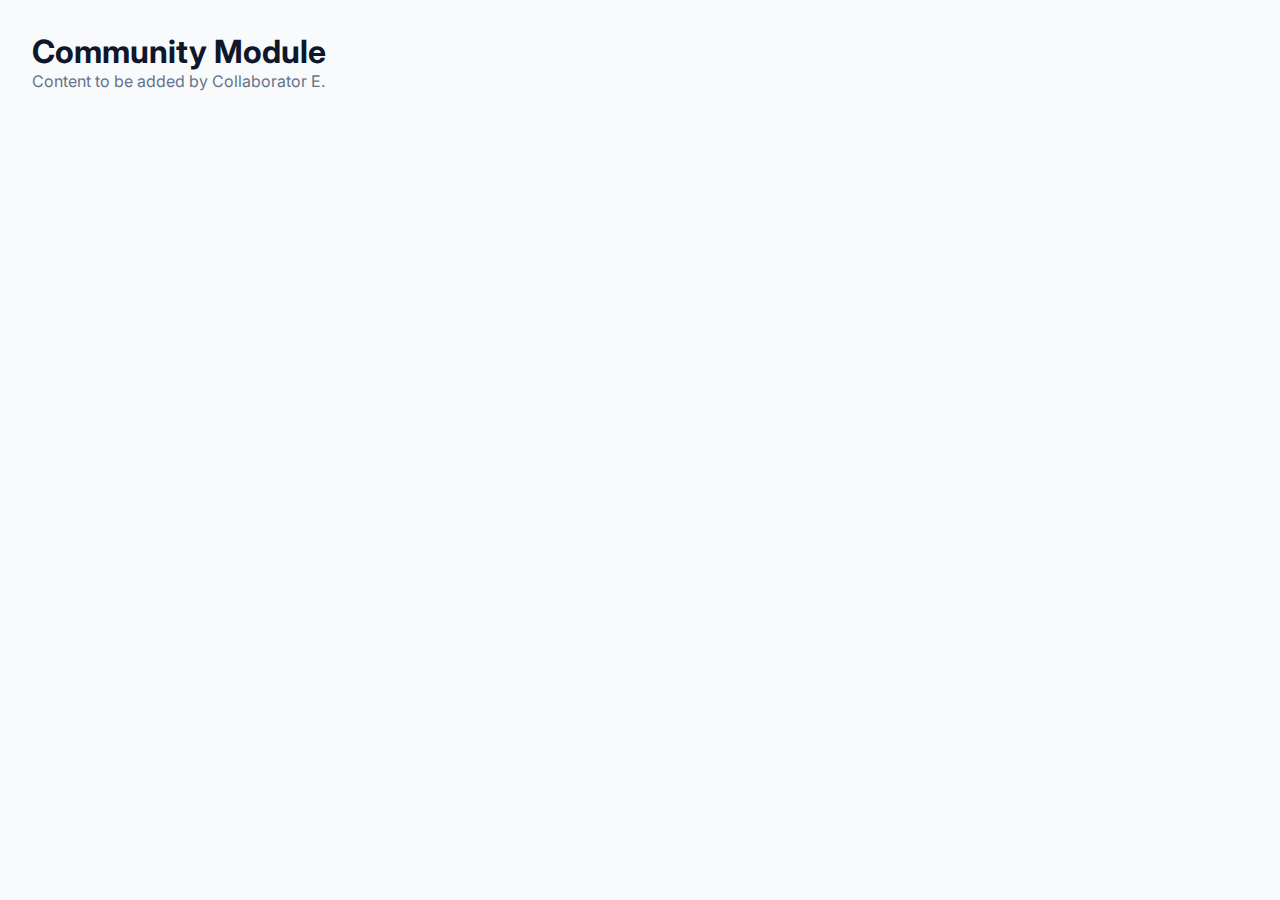
<file: community/community.html>
<!DOCTYPE html>
<html lang="en">

<head>
    <meta charset="UTF-8">
    <meta name="viewport" content="width=device-width, initial-scale=1.0">
    <title>Community</title>
    <!-- Connect to Main Design System -->
    <link rel="stylesheet" href="../style.css">
    <!-- Connect to Module Specific Styles -->
    <link rel="stylesheet" href="community.css">
</head>

<body>

    <div style="padding: 2rem;">
        <h1>Community Module</h1>
        <p style="color: var(--text-muted);">Content to be added by Collaborator E.</p>
    </div>

    <!-- Connect to Module Specific Logic -->
    <script src="community.js"></script>
</body>

</html>
</file>
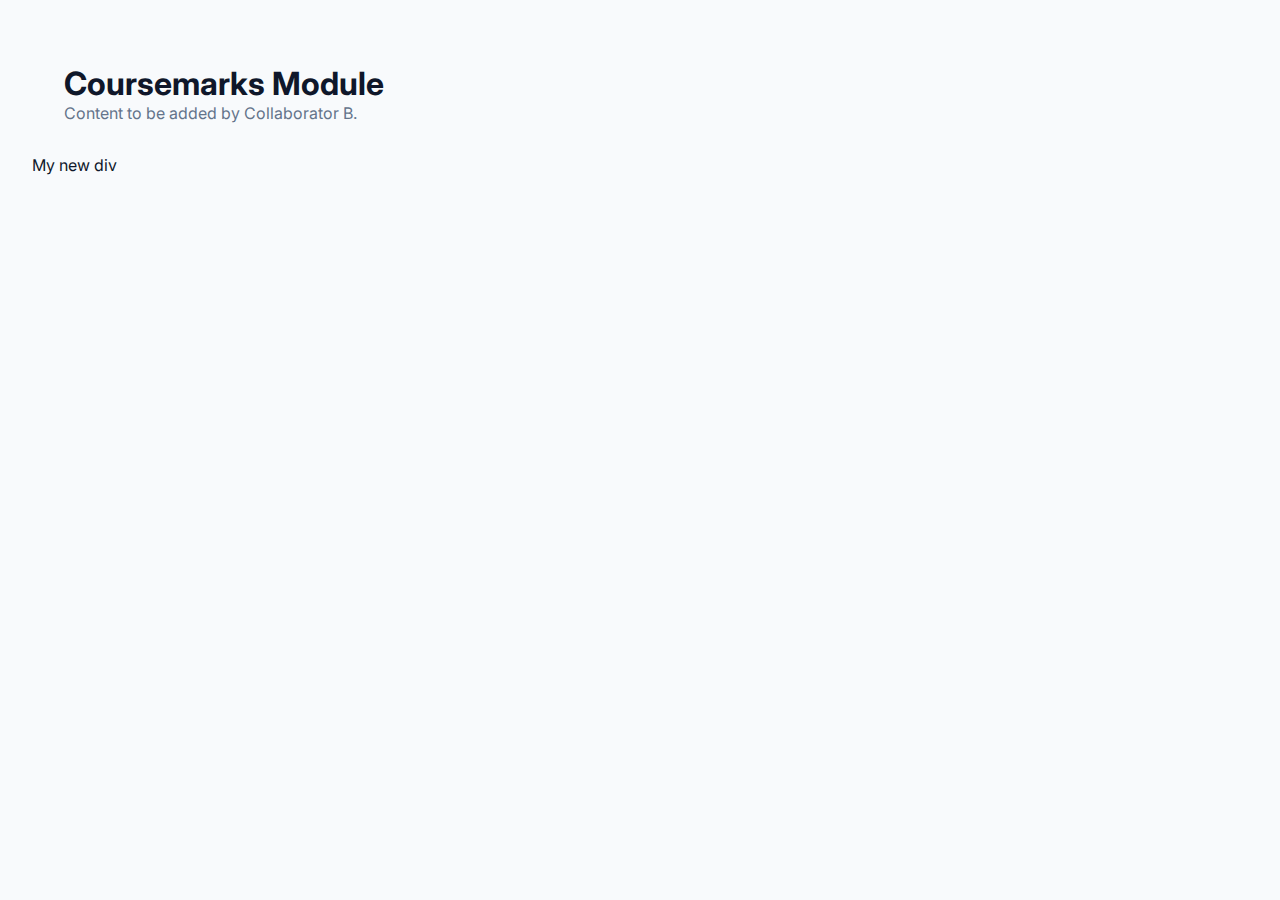
<file: coursemarks/coursemarks.html>
<!DOCTYPE html>
<html lang="en">

<head>
    <meta charset="UTF-8">
    <meta name="viewport" content="width=device-width, initial-scale=1.0">
    <title>Coursemarks</title>
    <!-- Connect to Main Design System -->
    <link rel="stylesheet" href="../style.css">
    <!-- Connect to Module Specific Styles -->
    <link rel="stylesheet" href="coursemarks.css">
</head>

<body>

    <div style="padding: 2rem;">
        <h1>Coursemarks Module</h1>
        <p style="color: var(--text-muted);">Content to be added by Collaborator B.</p>
    </div>
    <div>My new div</div>

    <!-- Connect to Module Specific Logic -->
    <script src="coursemarks.js"></script>
</body>

</html>
</file>
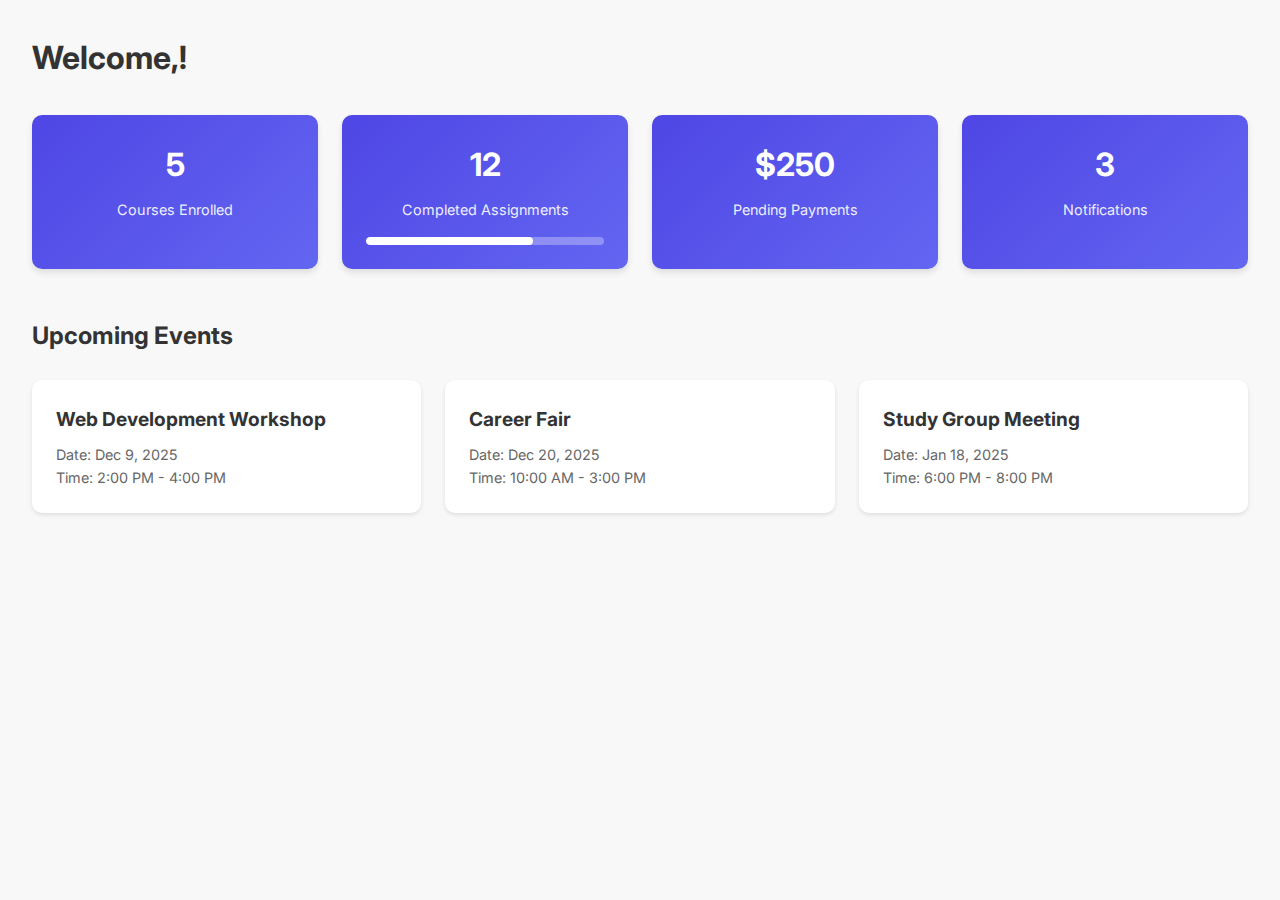
<file: dashboard/dashboard.html>
<!DOCTYPE html>
<html lang="en">
<head>
    <meta charset="UTF-8">
    <meta name="viewport" content="width=device-width, initial-scale=1.0">
    <title>Dashboard - Elohub LMS</title>
    <link rel="stylesheet" href="dashboard.css">
</head>
<body>
    <!-- Main Content -->
    <main class="main-content">
        <!-- Welcome Section -->
        <section class="welcome-section">
            <h1>Welcome,!</h1>
        </section>

        <!-- Info Cards -->
        <section class="info-cards">
            <div class="card">
                <h3>5</h3>
                <p>Courses Enrolled</p>
            </div>
            <div class="card">
                <h3>12</h3>
                <p>Completed Assignments</p>
                <div class="progress-bar">
                    <div class="progress-fill" id="progress-fill"></div>
                </div>
            </div>
            <div class="card">
                <h3>$250</h3>
                <p>Pending Payments</p>
            </div>
            <div class="card">
                <h3>3</h3>
                <p>Notifications</p>
            </div>
        </section>

        <!-- Upcoming Events -->
        <section class="upcoming-events">
            <h2>Upcoming Events</h2>
            <div class="events-cards">
                <div class="event-card">
                    <h4>Web Development Workshop</h4>
                    <p>Date: Dec 9, 2025<br>Time: 2:00 PM - 4:00 PM</p>
                </div>
                <div class="event-card">
                    <h4>Career Fair</h4>
                    <p>Date: Dec 20, 2025<br>Time: 10:00 AM - 3:00 PM</p>
                </div>
                <div class="event-card">
                    <h4>Study Group Meeting</h4>
                    <p>Date: Jan 18, 2025<br>Time: 6:00 PM - 8:00 PM</p>
                </div>
            </div>
        </section>
    </main>

    <script src="dashboard.js"></script>
</body>
</html>
</file>
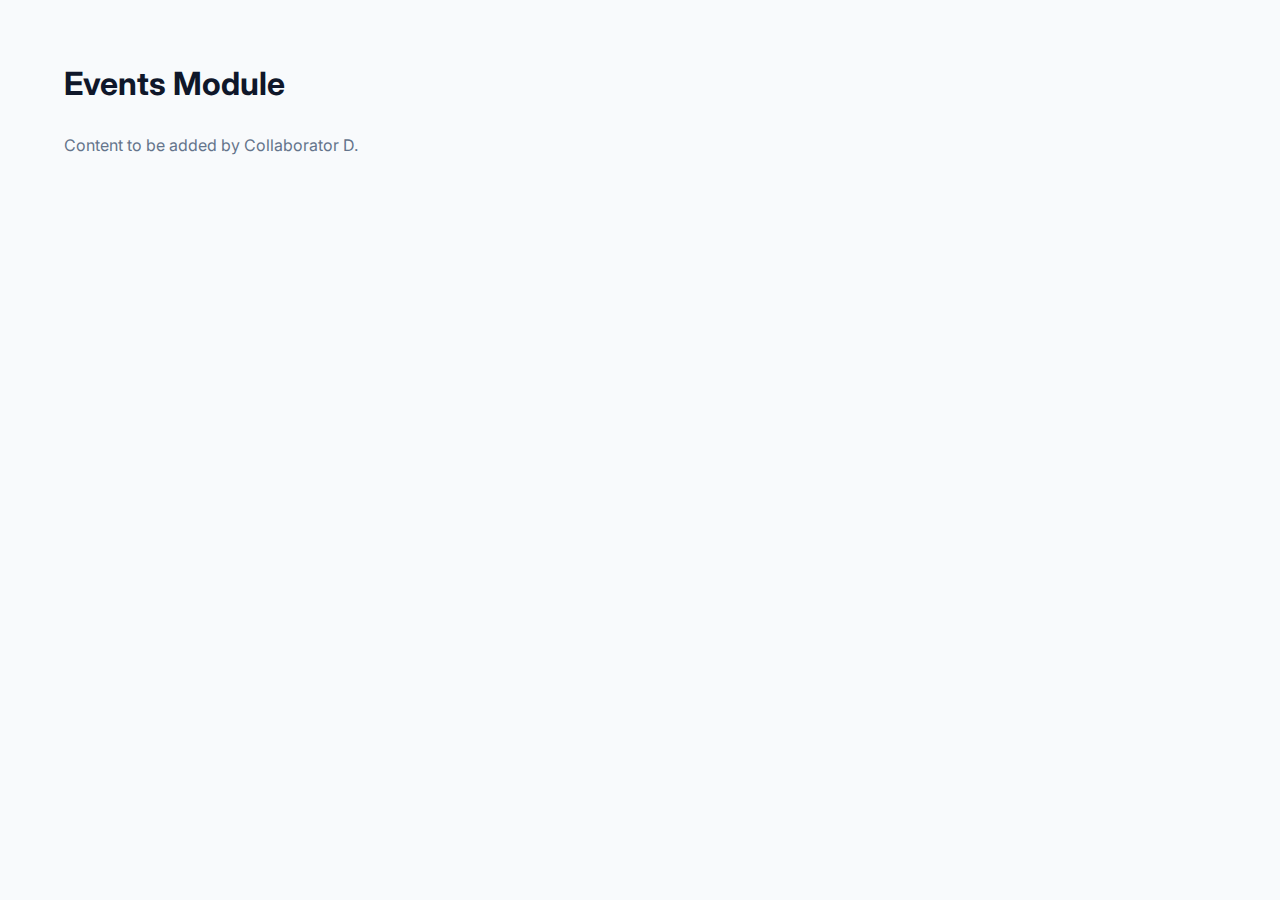
<file: events/events.html>
<!DOCTYPE html>
<html lang="en">

<head>
    <meta charset="UTF-8">
    <meta name="viewport" content="width=device-width, initial-scale=1.0">
    <title>Events</title>
    <!-- Connect to Main Design System -->
    <link rel="stylesheet" href="../style.css">
    <!-- Connect to Module Specific Styles -->
    <link rel="stylesheet" href="events.css">
</head>

<body>

    <div style="padding: 2rem;">
        <h1>Events Module</h1>
        <p style="color: var(--text-muted);">Content to be added by Collaborator D.</p>
    </div>

    <!-- Connect to Module Specific Logic -->
    <script src="events.js"></script>
</body>

</html>
</file>
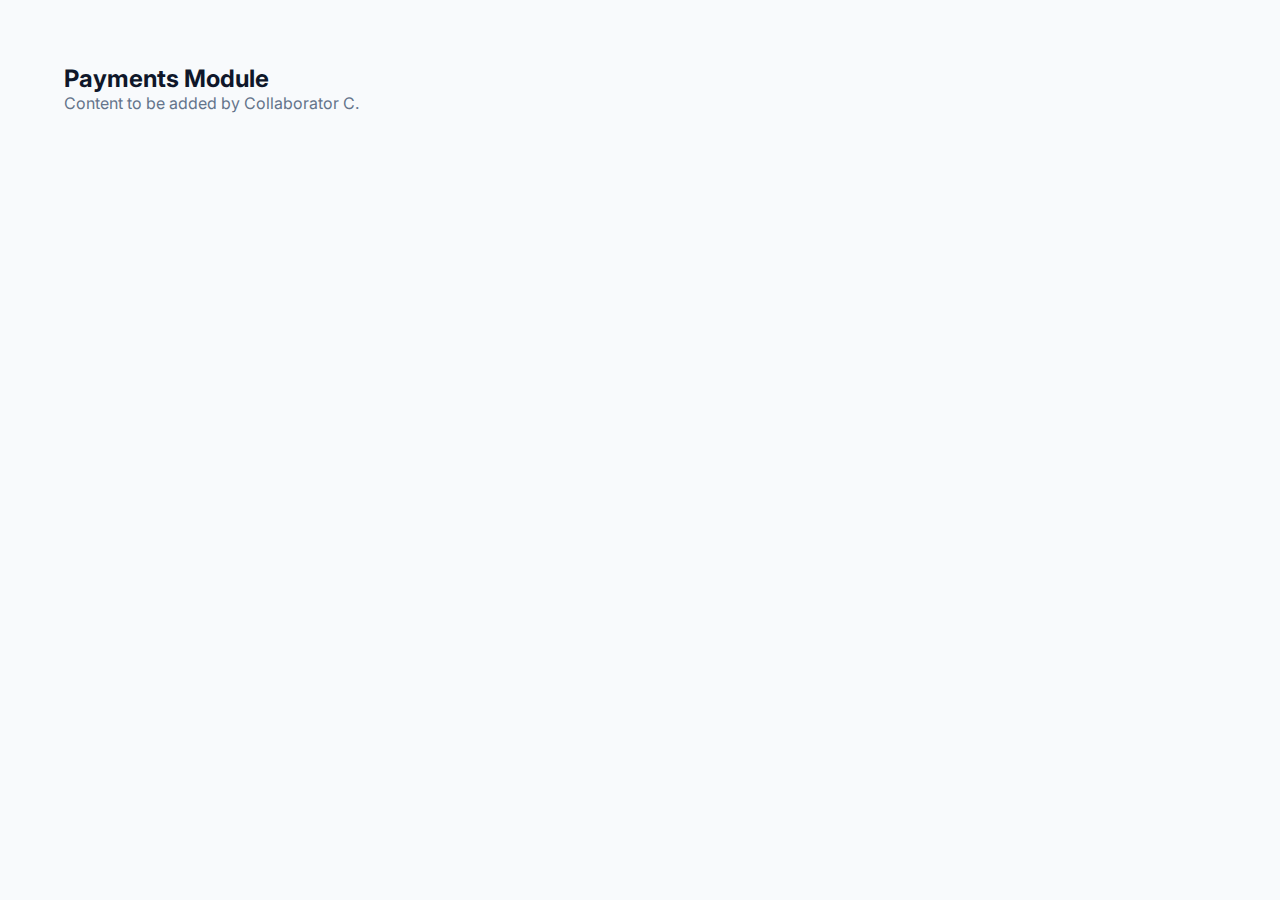
<file: payments/payments.html>
<!DOCTYPE html>
<html lang="en">

<head>
    <meta charset="UTF-8">
    <meta name="viewport" content="width=device-width, initial-scale=1.0">
    <title>Payments</title>
    <!-- Connect to Main Design System -->
    <link rel="stylesheet" href="../style.css">
    <!-- Connect to Module Specific Styles -->
    <link rel="stylesheet" href="payments.css">
</head>

<body>

    <div style="padding: 2rem;">
        <h1>Payments Module</h1>
        <p style="color: var(--text-muted);">Content to be added by Collaborator C.</p>
    </div>

    <!-- Connect to Module Specific Logic -->
    <script src="payments.js"></script>
</body>

</html>
</file>
<file: style.css>
/* Global Design System - Team Leader */
@import url('https://fonts.googleapis.com/css2?family=Inter:wght@300;400;500;600;700&display=swap');

:root {
    /* Color Palette - Collaborators usage: var(--primary-color) */
    --primary-color: #6366f1;
    /* Indigo 500 */
    --primary-hover: #4f46e5;
    /* Indigo 600 */
    --bg-color: #f8fafc;
    /* Slate 50 */
    --card-bg: #ffffff;
    /* White */
    --section-bg: #ffffff;

    /* Sidebar specific */
    --sidebar-bg: #1e293b;
    /* Slate 800 */
    --sidebar-text: #94a3b8;
    /* Slate 400 */
    --sidebar-text-active: #ffffff;

    /* Text Colors */
    --text-main: #0f172a;
    /* Slate 900 */
    --text-muted: #64748b;
    /* Slate 500 */
    --border-color: #e2e8f0;

    /* Spacing & UI */
    --radius-md: 0.5rem;
    --radius-lg: 1rem;
    --sidebar-width: 260px;
    --transition: all 0.3s ease;
}

* {
    margin: 0;
    padding: 0;
    box-sizing: border-box;
    font-family: 'Inter', sans-serif;
}

body {
    background-color: var(--bg-color);
    color: var(--text-main);
    height: 100vh;
    margin: 0;
}

.app-shell {
    overflow: hidden;
    /* Prevent double scrollbars on the main shell */
}

/* --- Main LMS Shell --- */
#lms-app {
    display: flex;
    height: 100vh;
    width: 100%;
}

/* Sidebar */
.sidebar {
    width: var(--sidebar-width);
    background-color: var(--sidebar-bg);
    display: flex;
    flex-direction: column;
    padding: 1.5rem;
    flex-shrink: 0;
}

.logo {
    color: white;
    font-size: 1.5rem;
    font-weight: 700;
    margin-bottom: 3rem;
    display: flex;
    align-items: center;
    gap: 0.75rem;
}

.logo span {
    color: var(--primary-color);
}

.nav-links {
    list-style: none;
    display: flex;
    flex-direction: column;
    gap: 0.5rem;
}

.nav-item {
    padding: 0.85rem 1rem;
    border-radius: var(--radius-md);
    color: var(--sidebar-text);
    text-decoration: none;
    font-weight: 500;
    display: flex;
    align-items: center;
    gap: 1rem;
    transition: var(--transition);
}

.nav-item:hover {
    background-color: rgba(255, 255, 255, 0.05);
    color: white;
}

.nav-item.active {
    background-color: var(--primary-color);
    color: white;
}

.user-profile {
    margin-top: auto;
    padding-top: 1.5rem;
    border-top: 1px solid #334155;
    display: flex;
    align-items: center;
    gap: 0.75rem;
    color: white;
}

.avatar {
    width: 40px;
    height: 40px;
    background-color: var(--primary-color);
    border-radius: 50%;
    display: flex;
    align-items: center;
    justify-content: center;
    font-weight: 600;
}

.user-info h4 {
    font-size: 0.9rem;
}

.user-info p {
    font-size: 0.75rem;
    color: var(--sidebar-text);
}

/* Main Content */
.main-content {
    flex: 1;
    display: flex;
    flex-direction: column;
    background-color: var(--bg-color);
}

/* Iframe Container */
#content-frame {
    width: 100%;
    height: 100%;
    border: none;
    display: block;
}

/* Responsive */
@media (max-width: 768px) {
    .sidebar {
        width: 80px;
        padding: 1rem;
    }

    .logo span,
    .nav-item span,
    .user-info {
        display: none;
    }

    .logo {
        justify-content: center;
    }

    .nav-item {
        justify-content: center;
    }
}
</file>
<file: community/community.css>
/* Community Styles - Student 6 */
@import url('https://fonts.googleapis.com/css2?family=Inter:wght@300;400;500;600;700&display=swap');

:root {
    --bg-color: #f8fafc;
    --text-main: #0f172a;
    --text-muted: #64748b;
    --primary: #6366f1;
    --border: #e2e8f0;
}

body {
    background-color: var(--bg-color);
    font-family: 'Inter', sans-serif;
    padding: 0;
    margin: 0;
    height: 100vh;
    display: flex;
    flex-direction: column;
    color: var(--text-main);
}

.community-container {
    max-width: 800px;
    margin: 0 auto;
    width: 100%;
    height: 100%;
    display: flex;
    flex-direction: column;
    padding: 2rem 2rem 0 2rem;
}

.feed-header {
    display: flex;
    justify-content: space-between;
    align-items: center;
    margin-bottom: 2rem;
    flex-shrink: 0;
}

.feed-header h1 {
    margin: 0;
    font-size: 1.5rem;
}

.feed-header p {
    margin: 0;
    color: var(--text-muted);
}

.online-badge {
    background: white;
    padding: 0.5rem 1rem;
    border-radius: 2rem;
    border: 1px solid var(--border);
    font-size: 0.85rem;
    display: flex;
    align-items: center;
    gap: 0.5rem;
    font-weight: 500;
}

.dot {
    width: 8px;
    height: 8px;
    background-color: #22c55e;
    border-radius: 50%;
}

/* Feed */
.posts-feed {
    flex: 1;
    overflow-y: auto;
    padding-bottom: 2rem;
    display: flex;
    flex-direction: column;
    gap: 1.5rem;
}

/* Hide scrollbar for cleaner look */
.posts-feed::-webkit-scrollbar {
    width: 6px;
}

.posts-feed::-webkit-scrollbar-thumb {
    background-color: #cbd5e1;
    border-radius: 3px;
}

.post-card {
    background: white;
    padding: 1.5rem;
    border-radius: 1rem;
    box-shadow: 0 1px 2px rgba(0, 0, 0, 0.05);
    border: 1px solid var(--border);
}

.post-header {
    display: flex;
    gap: 1rem;
    margin-bottom: 1rem;
}

.p-avatar {
    width: 40px;
    height: 40px;
    border-radius: 50%;
    display: flex;
    align-items: center;
    justify-content: center;
    font-weight: 700;
    color: #1e293b;
}

.p-info h4 {
    margin: 0;
    font-size: 0.95rem;
}

.p-info span {
    font-size: 0.75rem;
    color: var(--text-muted);
}

.post-content {
    color: #334155;
    line-height: 1.5;
    margin-bottom: 1rem;
}

.post-actions {
    display: flex;
    gap: 1rem;
    border-top: 1px solid #f1f5f9;
    padding-top: 0.75rem;
}

.post-actions button {
    background: none;
    border: none;
    display: flex;
    align-items: center;
    gap: 0.4rem;
    color: var(--text-muted);
    cursor: pointer;
    font-size: 0.85rem;
    padding: 0.25rem;
    border-radius: 0.25rem;
    transition: background 0.2s;
}

.post-actions button:hover {
    background-color: #f1f5f9;
    color: var(--primary);
}

/* New Post Input */
.new-post-area {
    margin-top: auto;
    padding: 1.5rem 0;
    background-color: var(--bg-color);
    /* Sticky bottom feeling */
    display: flex;
    gap: 1rem;
    border-top: 1px solid #e2e8f0;
}

#post-input {
    flex: 1;
    padding: 1rem;
    border-radius: 0.75rem;
    border: 1px solid var(--border);
    resize: none;
    height: 60px;
    outline: none;
    font-family: 'Inter', sans-serif;
}

#post-input:focus {
    border-color: var(--primary);
}

#post-btn {
    width: 60px;
    border-radius: 0.75rem;
    border: none;
    background-color: var(--primary);
    color: white;
    font-size: 1.5rem;
    cursor: pointer;
    display: flex;
    align-items: center;
    justify-content: center;
    transition: background 0.2s;
}

#post-btn:hover {
    background-color: #4f46e5;
}
</file>
<file: coursemarks/coursemarks.css>
/* Coursemarks Styles - Student 3 */
@import url('https://fonts.googleapis.com/css2?family=Inter:wght@300;400;500;600;700&display=swap');

:root {
    --bg-color: #f8fafc;
    --card-bg: #ffffff;
    --text-main: #0f172a;
    --text-muted: #64748b;
    --border: #e2e8f0;
}

body {
    background-color: var(--bg-color);
    font-family: 'Inter', sans-serif;
    padding: 2rem;
    margin: 0;
    color: var(--text-main);
}

.page-container {
    max-width: 1000px;
    margin: 0 auto;
}

header {
    margin-bottom: 2rem;
}

header h1 {
    margin: 0 0 0.5rem 0;
}

header p {
    color: var(--text-muted);
    margin: 0;
}

.marks-card {
    background: var(--card-bg);
    border-radius: 1rem;
    box-shadow: 0 1px 3px rgba(0, 0, 0, 0.05);
    border: 1px solid var(--border);
    overflow: hidden;
    /* For rounded corners on table */
}

.marks-table {
    width: 100%;
    border-collapse: collapse;
}

.marks-table th,
.marks-table td {
    padding: 1.25rem 1.5rem;
    text-align: left;
    border-bottom: 1px solid var(--border);
}

.marks-table th {
    background-color: #f1f5f9;
    font-weight: 600;
    color: #475569;
    font-size: 0.85rem;
    text-transform: uppercase;
    letter-spacing: 0.05em;
}

.marks-table tr:last-child td {
    border-bottom: none;
}

.course-cell {
    display: flex;
    align-items: center;
    gap: 1rem;
}

.c-icon {
    width: 40px;
    height: 40px;
    background-color: #e0e7ff;
    border-radius: 8px;
    display: flex;
    align-items: center;
    justify-content: center;
    font-size: 1.25rem;
}

.course-cell div {
    display: flex;
    flex-direction: column;
}

.course-cell span {
    font-size: 0.8rem;
    color: var(--text-muted);
}

.status {
    display: inline-block;
    padding: 0.25rem 0.75rem;
    border-radius: 2rem;
    font-size: 0.75rem;
    font-weight: 600;
}

.status.in-progress {
    background: #eff6ff;
    color: #3b82f6;
}

.status.complete {
    background: #f0fdf4;
    color: #16a34a;
}

.grade {
    font-weight: 700;
    font-size: 1rem;
}

.grade.a-grade {
    color: #16a34a;
}

.grade.pending {
    color: #f59e0b;
}
</file>
<file: dashboard/dashboard.css>
/* Dashboard Styles */
@import url('https://fonts.googleapis.com/css2?family=Inter:wght@300;400;500;600;700&display=swap');

:root {
    --primary-bg: #F8F8F8;
    --card-gradient-start: #4F46E5;
    --card-gradient-end: #6366F1;
    --text-color: #333;
    --text-muted: #666;
    --white: #FFFFFF;
    --shadow: rgba(0, 0, 0, 0.1);
}

* {
    margin: 0;
    padding: 0;
    box-sizing: border-box;
}

body {
    font-family: 'Inter', sans-serif;
    background-color: var(--primary-bg);
    color: var(--text-color);
    line-height: 1.6;
}

/* Main Content */
.main-content {
    padding: 2rem;
}

/* Welcome Section */
.welcome-section h1 {
    font-size: 2rem;
    margin-bottom: 2rem;
    color: var(--text-color);
}

/* Info Cards */
.info-cards {
    display: flex;
    gap: 1.5rem;
    margin-bottom: 3rem;
    flex-wrap: wrap;
}

.card {
    flex: 1;
    min-width: 200px;
    background: linear-gradient(135deg, var(--card-gradient-start), var(--card-gradient-end));
    color: var(--white);
    padding: 1.5rem;
    border-radius: 10px;
    box-shadow: 0 4px 6px var(--shadow);
    text-align: center;
    transition: transform 0.3s ease;
    cursor: pointer;
}

.card:hover {
    transform: scale(1.05);
}

.card h3 {
    font-size: 2rem;
    margin-bottom: 0.5rem;
}

.card p {
    font-size: 0.9rem;
    opacity: 0.9;
}

.progress-bar {
    width: 100%;
    height: 8px;
    background-color: rgba(255, 255, 255, 0.3);
    border-radius: 4px;
    margin-top: 1rem;
    overflow: hidden;
}

.progress-fill {
    height: 100%;
    background-color: var(--white);
    border-radius: 4px;
    width: 0%;
    transition: width 2s ease-in-out;
}

/* Upcoming Events */
.upcoming-events h2 {
    font-size: 1.5rem;
    margin-bottom: 1.5rem;
    color: var(--text-color);
}

.events-cards {
    display: flex;
    gap: 1.5rem;
    flex-wrap: wrap;
}

.event-card {
    flex: 1;
    min-width: 250px;
    background-color: var(--white);
    padding: 1.5rem;
    border-radius: 10px;
    box-shadow: 0 2px 4px var(--shadow);
}

.event-card h4 {
    font-size: 1.2rem;
    margin-bottom: 0.5rem;
    color: var(--text-color);
}

.event-card p {
    color: var(--text-muted);
    font-size: 0.9rem;
}

/* Responsive Design */
@media (max-width: 768px) {
    .main-content {
        padding: 1rem;
    }

    .info-cards {
        flex-direction: column;
    }

    .events-cards {
        flex-direction: column;
    }
}
</file>
<file: events/events.css>
/* Events Styles - Student 5 */
@import url('https://fonts.googleapis.com/css2?family=Inter:wght@300;400;500;600;700&display=swap');

:root {
    --bg-color: #f8fafc;
    --text-main: #0f172a;
    --text-muted: #64748b;
    --primary: #6366f1;
}

body {
    background-color: var(--bg-color);
    font-family: 'Inter', sans-serif;
    padding: 2rem;
    margin: 0;
    color: var(--text-main);
}

.events-container {
    max-width: 700px;
    margin: 0 auto;
}

h1 {
    margin-bottom: 2rem;
}

.timeline {
    position: relative;
    padding-left: 2rem;
}

/* Vertical Line */
.timeline::before {
    content: '';
    position: absolute;
    left: 0;
    top: 0;
    bottom: 0;
    width: 2px;
    background-color: #e2e8f0;
}

.event-item {
    display: flex;
    gap: 1.5rem;
    margin-bottom: 2rem;
    position: relative;
}

/* Timeline Dot */
.event-item::before {
    content: '';
    position: absolute;
    left: -2.35rem;
    /* Adjust based on padding/width */
    top: 1.5rem;
    width: 12px;
    height: 12px;
    border-radius: 50%;
    background-color: white;
    border: 3px solid var(--primary);
    z-index: 1;
}

.date-box {
    display: flex;
    flex-direction: column;
    align-items: center;
    justify-content: center;
    background: white;
    border: 1px solid #e2e8f0;
    border-radius: 0.75rem;
    min-width: 70px;
    height: 70px;
    box-shadow: 0 1px 2px rgba(0, 0, 0, 0.05);
}

.date-box .day {
    font-size: 1.25rem;
    font-weight: 700;
    color: var(--text-main);
}

.date-box .month {
    font-size: 0.7rem;
    font-weight: 600;
    color: var(--text-muted);
    text-transform: uppercase;
}

.content-box {
    flex: 1;
    background: white;
    padding: 1.25rem;
    border-radius: 1rem;
    box-shadow: 0 1px 3px rgba(0, 0, 0, 0.05);
    border: 1px solid #e2e8f0;
    position: relative;
}

/* Triangle for speech bubble effect */
.content-box::after {
    content: '';
    position: absolute;
    left: -6px;
    top: 2rem;
    width: 10px;
    height: 10px;
    background: white;
    border-left: 1px solid #e2e8f0;
    border-bottom: 1px solid #e2e8f0;
    transform: rotate(45deg);
}

.tag {
    display: inline-block;
    padding: 0.2rem 0.5rem;
    border-radius: 0.25rem;
    font-size: 0.65rem;
    font-weight: 700;
    margin-bottom: 0.75rem;
    letter-spacing: 0.05em;
}

.tag.exam {
    background: #fee2e2;
    color: #b91c1c;
}

.tag.assignment {
    background: #fef3c7;
    color: #d97706;
}

.tag.group {
    background: #e0e7ff;
    color: #4338ca;
}

.content-box h3 {
    margin: 0 0 0.5rem 0;
    font-size: 1.1rem;
}

.content-box p {
    margin: 0;
    font-size: 0.9rem;
    color: var(--text-muted);
    display: flex;
    align-items: center;
    gap: 0.5rem;
    margin-bottom: 0.25rem;
}

.content-box p ion-icon {
    font-size: 1rem;
    color: #94a3b8;
}
</file>
<file: payments/payments.css>
/* Payments Styles - Student 4 */
@import url('https://fonts.googleapis.com/css2?family=Inter:wght@300;400;500;600;700&display=swap');

:root {
    --bg-color: #f8fafc;
    --text-main: #0f172a;
    --text-muted: #64748b;
    --success: #10b981;
    --danger: #ef4444;
}

body {
    background-color: var(--bg-color);
    font-family: 'Inter', sans-serif;
    padding: 2rem;
    margin: 0;
    color: var(--text-main);
}

.payments-container {
    max-width: 800px;
    margin: 0 auto;
}

header {
    display: flex;
    justify-content: space-between;
    align-items: center;
    margin-bottom: 2rem;
}

h1 {
    font-size: 1.5rem;
    margin: 0;
}

.pay-btn {
    background-color: #0f172a;
    color: white;
    padding: 0.75rem 1.5rem;
    border: none;
    border-radius: 0.5rem;
    font-weight: 500;
    cursor: pointer;
    transition: opacity 0.2s;
}

.pay-btn:hover {
    opacity: 0.9;
}

/* Summary Cards */
.summary-cards {
    display: grid;
    grid-template-columns: 1fr 1fr;
    gap: 1.5rem;
    margin-bottom: 3rem;
}

.p-card {
    background: white;
    padding: 1.5rem;
    border-radius: 1rem;
    box-shadow: 0 1px 3px rgba(0, 0, 0, 0.05);
    border: 1px solid #e2e8f0;
}

.p-card p {
    margin: 0 0 0.5rem 0;
    color: var(--text-muted);
    font-size: 0.85rem;
    text-transform: uppercase;
    font-weight: 600;
}

.p-card h2 {
    margin: 0;
    font-size: 2rem;
}

.total h2 {
    color: #0f172a;
}

.pending h2 {
    color: #f59e0b;
}

/* Transaction History */
h3 {
    margin-bottom: 1rem;
    font-size: 1.1rem;
}

.transaction-item {
    background: white;
    border: 1px solid #e2e8f0;
    padding: 1rem 1.5rem;
    border-radius: 0.75rem;
    display: flex;
    align-items: center;
    margin-bottom: 0.75rem;
    transition: transform 0.2s;
}

.transaction-item:hover {
    transform: translateX(4px);
    border-color: #cbd5e1;
}

.t-icon {
    width: 40px;
    height: 40px;
    background-color: #f1f5f9;
    border-radius: 50%;
    display: flex;
    align-items: center;
    justify-content: center;
    font-size: 1.25rem;
    color: #64748b;
    margin-right: 1rem;
}

.t-details {
    flex: 1;
}

.t-details h4 {
    margin: 0;
    font-size: 0.95rem;
}

.t-details span {
    font-size: 0.8rem;
    color: var(--text-muted);
}

.t-amount {
    font-weight: 600;
    font-size: 1rem;
    margin-right: 1.5rem;
}

.t-status {
    font-size: 0.75rem;
    font-weight: 600;
    padding: 0.25rem 0.6rem;
    border-radius: 0.25rem;
}

.paid {
    background: #dcfce7;
    color: #15803d;
}

.unpaid {
    background: #fee2e2;
    color: #b91c1c;
}
</file>
